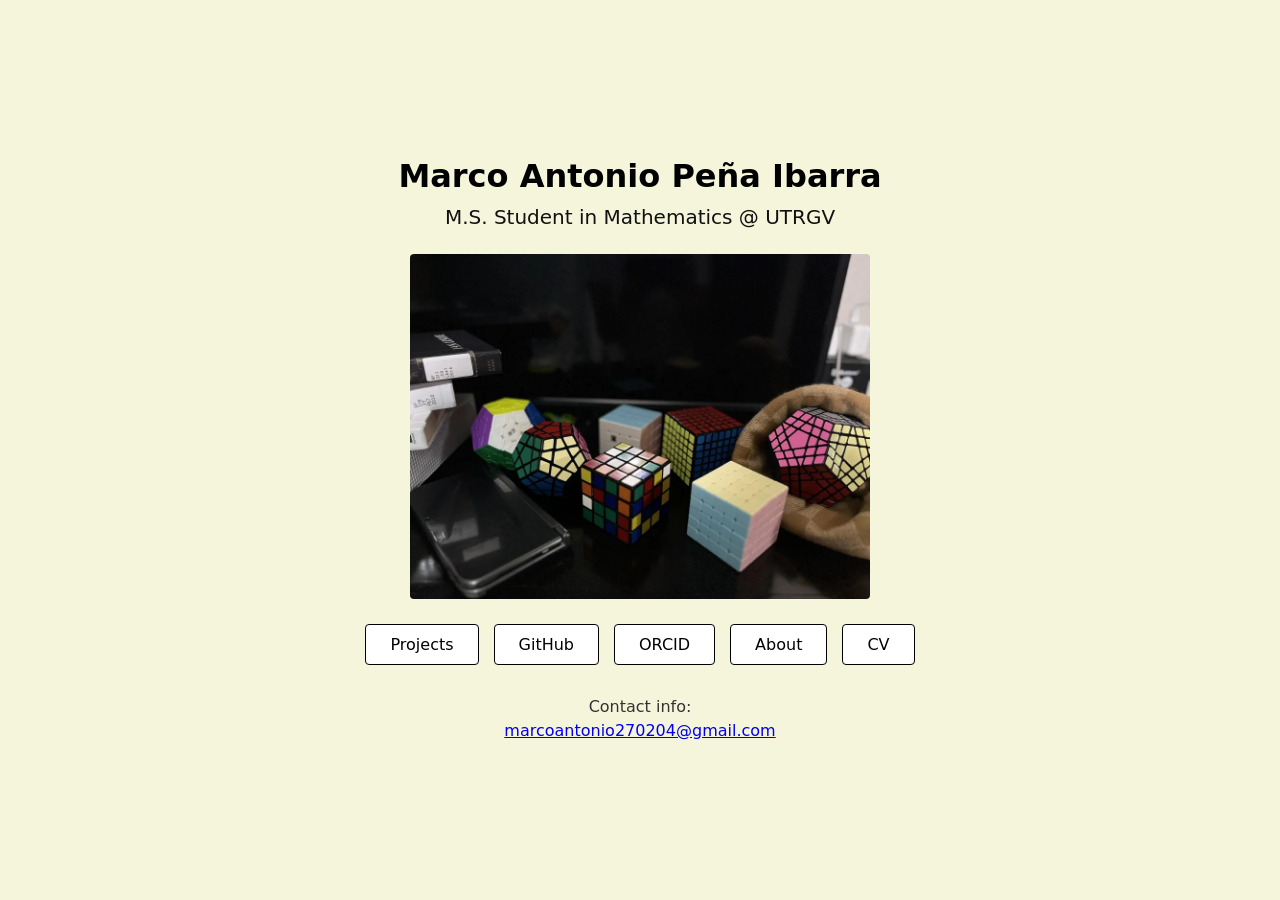
<file: index.html>
<!DOCTYPE html>
<html lang="en">
<head>
    <meta charset="UTF-8">
    <meta name="viewport" content="width=device-width, initial-scale=1.0">
    <title>Marco Antonio Peña Ibarra | Mathematics &amp; Software</title>
    <meta name="description" content="M.S. student in Mathematics at UTRGV. Database-backed web projects and an academic data project.">
    <link rel="canonical" href="https://marcopenaibarra.com/">
    <meta property="og:type" content="website">
    <meta property="og:site_name" content="Marco Antonio Peña Ibarra">
    <meta property="og:title" content="Marco Antonio Peña Ibarra | Mathematics &amp; Software">
    <meta property="og:description" content="M.S. student in Mathematics at UTRGV. Database-backed web projects and an academic data project.">
    <meta property="og:url" content="https://marcopenaibarra.com/">
    <meta property="og:image" content="https://marcopenaibarra.com/images/marco.jpg">
    <meta property="og:image:width" content="635">
    <meta property="og:image:height" content="800">
    <meta property="og:image:alt" content="Marco Antonio Peña Ibarra">
    <meta name="twitter:card" content="summary_large_image">
    <meta name="twitter:title" content="Marco Antonio Peña Ibarra | Mathematics &amp; Software">
    <meta name="twitter:description" content="M.S. student in Mathematics at UTRGV. Database-backed web projects and an academic data project.">
    <meta name="twitter:image" content="https://marcopenaibarra.com/images/marco.jpg">
    <meta name="twitter:image:alt" content="Marco Antonio Peña Ibarra">
    <link rel="icon" type="image/jpeg" sizes="360x360" href="images/gamma.jpg">
    <link rel="stylesheet" href="style.css">
</head>
<body class="home">
    <a class="skip-link" href="#main">Skip to content</a>
    <main id="main" class="home-container" tabindex="-1">
        <h1 class="title">Marco Antonio Peña Ibarra</h1>
        <p class="career">M.S. Student in Mathematics @ UTRGV</p>

        <img class="home-photo" src="images/math-and-cubes.webp"
             width="960" height="720" alt="Rubik's cubes and math books"
             decoding="async" fetchpriority="high">

        <nav class="links" aria-label="Main navigation">
            <a class="projects-link" href="projects.html">Projects</a>
            <a href="https://github.com/mapi100" target="_blank" rel="noopener noreferrer">GitHub<span class="sr-only"> (opens in a new tab)</span></a>
            <a href="https://orcid.org/0009-0006-0385-0088" target="_blank" rel="me noopener noreferrer">ORCID<span class="sr-only"> (opens in a new tab)</span></a>
            <a href="about.html" target="_blank" rel="noopener noreferrer">About<span class="sr-only"> (opens in a new tab)</span></a>
            <a href="documents/cv_Marco.pdf" target="_blank" rel="noopener noreferrer">CV<span class="sr-only"> (PDF, opens in a new tab)</span></a>
        </nav>
        <p class="contact" id="contact">Contact info:<br>
            <a href="mailto:marcoantonio270204@gmail.com">marcoantonio270204@gmail.com</a>
        </p>
    </main>
</body>
</html>
</file>
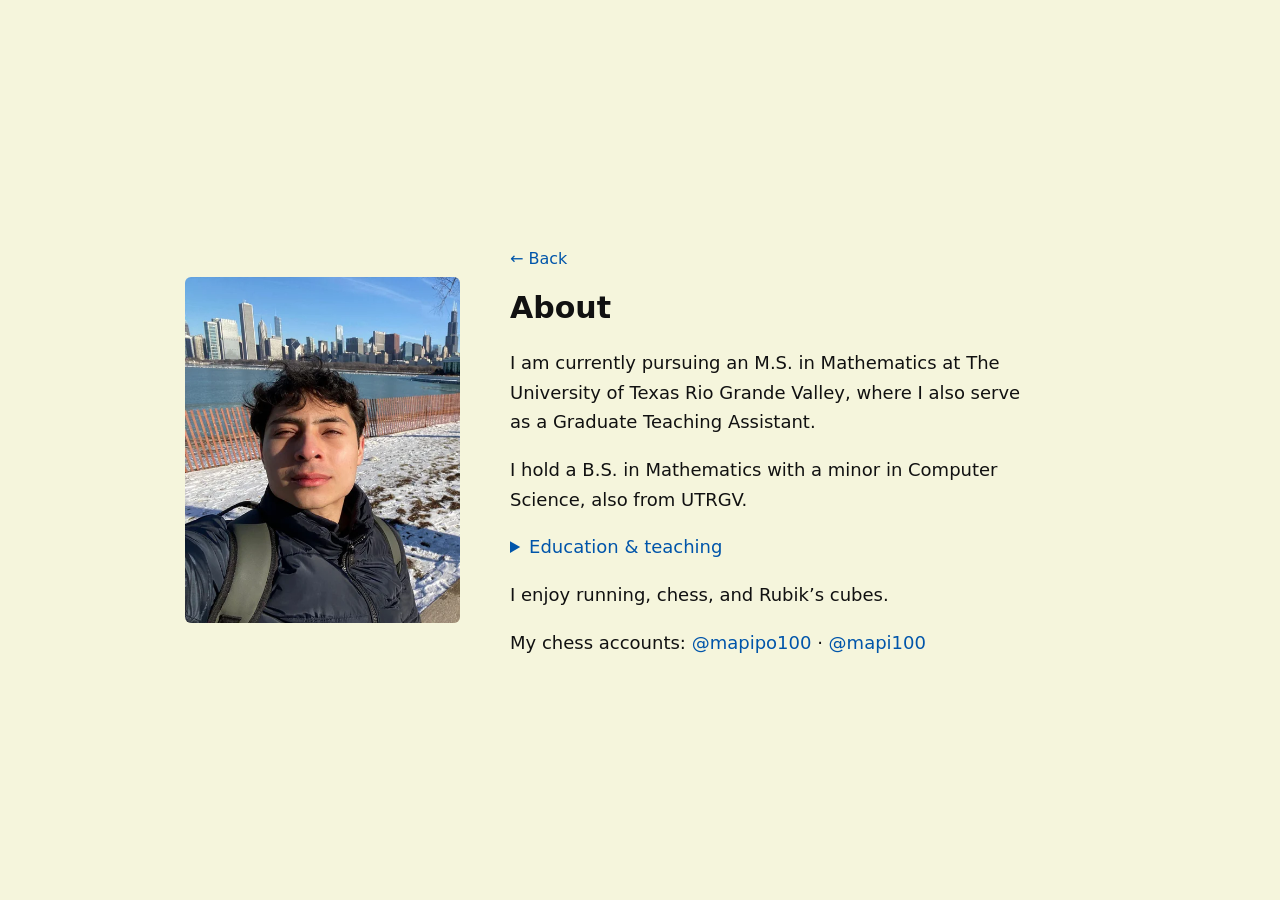
<file: about.html>
<!DOCTYPE html>
<html lang="en">
<head>
    <meta charset="UTF-8">
    <meta name="viewport" content="width=device-width, initial-scale=1.0">
    <title>About | Marco Antonio Peña Ibarra</title>
    <meta name="description" content="About Marco Antonio Peña Ibarra, M.S. student in Mathematics and Graduate Teaching Assistant at UTRGV. Education, teaching, and personal interests.">
    <link rel="canonical" href="https://marcopenaibarra.com/about.html">
    <meta property="og:type" content="website">
    <meta property="og:site_name" content="Marco Antonio Peña Ibarra">
    <meta property="og:title" content="About | Marco Antonio Peña Ibarra">
    <meta property="og:description" content="About Marco Antonio Peña Ibarra, M.S. student in Mathematics and Graduate Teaching Assistant at UTRGV. Education, teaching, and personal interests.">
    <meta property="og:url" content="https://marcopenaibarra.com/about.html">
    <meta property="og:image" content="https://marcopenaibarra.com/images/marco.jpg">
    <meta property="og:image:width" content="635">
    <meta property="og:image:height" content="800">
    <meta property="og:image:alt" content="Marco Antonio Peña Ibarra">
    <meta name="twitter:card" content="summary_large_image">
    <meta name="twitter:title" content="About | Marco Antonio Peña Ibarra">
    <meta name="twitter:description" content="About Marco Antonio Peña Ibarra, M.S. student in Mathematics and Graduate Teaching Assistant at UTRGV. Education, teaching, and personal interests.">
    <meta name="twitter:image" content="https://marcopenaibarra.com/images/marco.jpg">
    <meta name="twitter:image:alt" content="Marco Antonio Peña Ibarra">
    <link rel="icon" type="image/jpeg" sizes="360x360" href="images/gamma.jpg">
    <link rel="stylesheet" href="style.css">
</head>
<body class="about">
    <a class="skip-link" href="#main">Skip to content</a>
    <main id="main" class="about-container" tabindex="-1">
        <img class="about-photo" src="images/marco-portrait.webp" width="508" height="640"
             alt="Marco Antonio Peña Ibarra" decoding="async" fetchpriority="high">
        <div class="bio">
            <a class="back-link" href="index.html">← Back</a>
            <h1>About</h1>
            <p>I am currently pursuing an M.S. in Mathematics at The University of Texas Rio Grande Valley, where I also serve as a Graduate Teaching Assistant.</p>
            <p>I hold a B.S. in Mathematics with a minor in Computer Science, also from UTRGV.</p>
            <details>
                <summary>Education &amp; teaching</summary>
                <p>As a Graduate Teaching Assistant (2026–present), I support undergraduate mathematics instruction through grading, examination proctoring, and student office hours.</p>
                <p>As a Peer-Led Team Learning Leader &amp; Mentor (2023–2026), I facilitated mathematics learning sessions, mentored peer leaders, and developed LaTeX-based instructional materials. This work gave me practice explaining concepts, choosing examples, and supporting other students.</p>
                <p>My 2026 undergraduate project, <em>An Introduction to p-Adic Numbers</em>, was advised by Dr. Wilson Zúñiga-Galindo and covered foundational concepts in p-adic number theory and mathematical analysis.</p>
            </details>
            <p>I enjoy running, chess, and Rubik’s cubes.</p>
            <p>My chess accounts:
                <a href="https://www.chess.com/member/mapipo100" target="_blank" rel="noopener noreferrer">@mapipo100<span class="sr-only"> on Chess.com (opens in a new tab)</span></a> ·
                <a href="https://lichess.org/@/mapi100" target="_blank" rel="noopener noreferrer">@mapi100<span class="sr-only"> on Lichess (opens in a new tab)</span></a>
            </p>
            <!--
            <p class="small-links"><a href="projects.html">Projects</a> · <a href="documents/cv_Marco.pdf">CV (PDF)</a> · <a href="https://orcid.org/0009-0006-0385-0088" rel="me">ORCID</a> · <a href="mailto:marcoantonio270204@gmail.com">Contact</a></p>
            -->
        </div>
    </main>
</body>
</html>
</file>
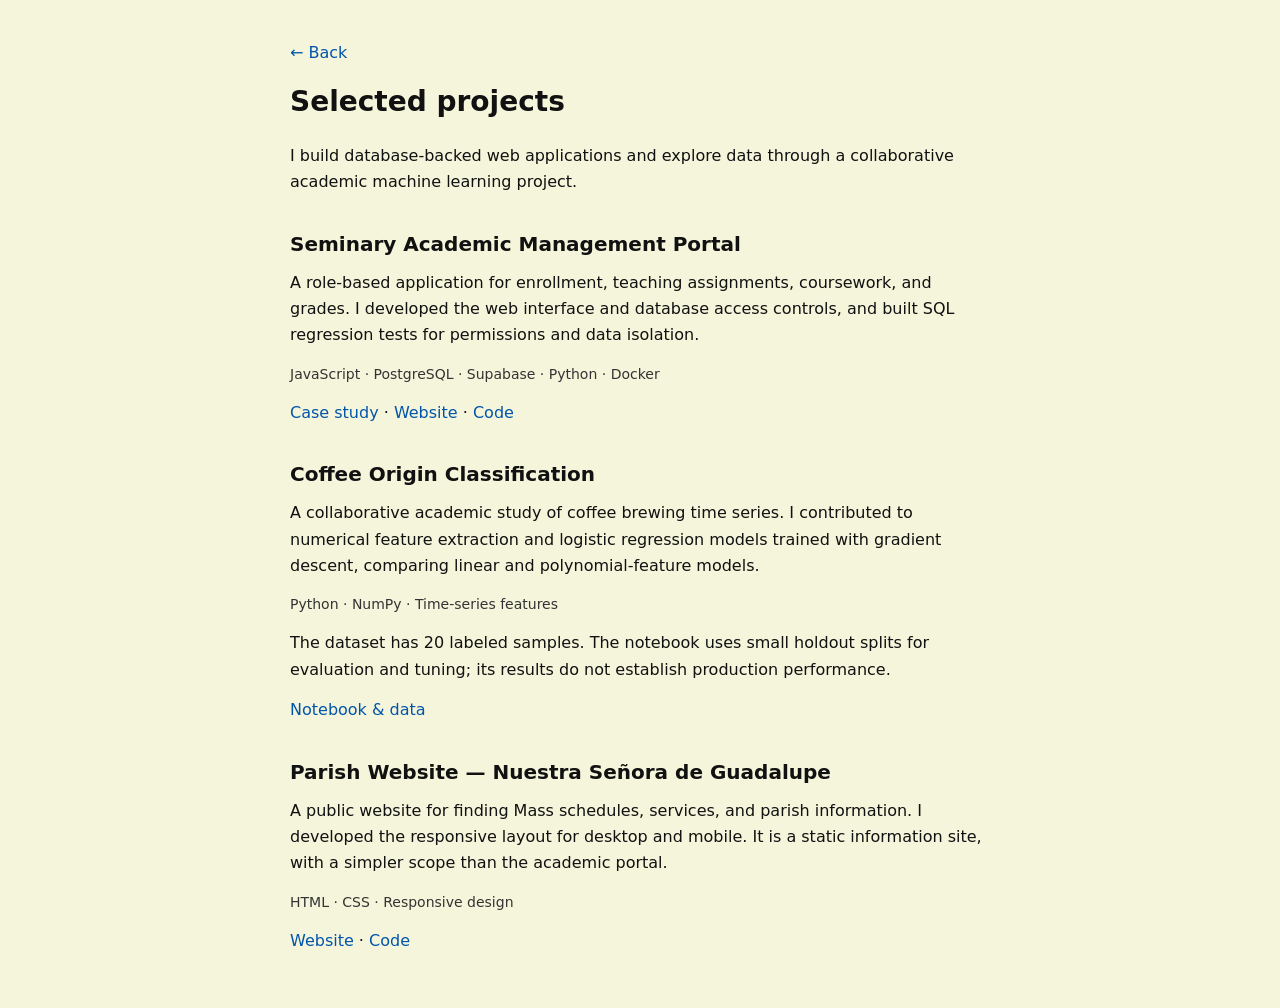
<file: projects.html>
<!DOCTYPE html>
<html lang="en">
<head>
    <meta charset="UTF-8">
    <meta name="viewport" content="width=device-width, initial-scale=1.0">
    <title>Projects | Marco Antonio Peña Ibarra</title>
    <meta name="description" content="Selected projects: a Supabase/PostgreSQL academic portal, collaborative coffee time-series classification, and a responsive parish website.">
    <link rel="canonical" href="https://marcopenaibarra.com/projects.html">
    <meta property="og:type" content="website">
    <meta property="og:site_name" content="Marco Antonio Peña Ibarra">
    <meta property="og:title" content="Projects | Marco Antonio Peña Ibarra">
    <meta property="og:description" content="Selected projects: a Supabase/PostgreSQL academic portal, collaborative coffee time-series classification, and a responsive parish website.">
    <meta property="og:url" content="https://marcopenaibarra.com/projects.html">
    <meta property="og:image" content="https://marcopenaibarra.com/images/marco.jpg">
    <meta property="og:image:width" content="635">
    <meta property="og:image:height" content="800">
    <meta property="og:image:alt" content="Marco Antonio Peña Ibarra">
    <meta name="twitter:card" content="summary_large_image">
    <meta name="twitter:title" content="Projects | Marco Antonio Peña Ibarra">
    <meta name="twitter:description" content="Selected projects: a Supabase/PostgreSQL academic portal, collaborative coffee time-series classification, and a responsive parish website.">
    <meta name="twitter:image" content="https://marcopenaibarra.com/images/marco.jpg">
    <meta name="twitter:image:alt" content="Marco Antonio Peña Ibarra">
    <link rel="icon" type="image/jpeg" sizes="360x360" href="images/gamma.jpg">
    <link rel="stylesheet" href="style.css">
</head>
<body class="reading-page">
    <a class="skip-link" href="#main">Skip to content</a>
    <main id="main" class="reading-container" tabindex="-1">
        <a class="back-link" href="index.html">← Back</a>
        <h1>Selected projects</h1>
        <p>I build database-backed web applications and explore data through a collaborative academic machine learning project.</p>

        <article id="seminary" aria-labelledby="seminary-title">
            <h2 id="seminary-title">Seminary Academic Management Portal</h2>
            <p>A role-based application for enrollment, teaching assignments, coursework, and grades. I developed the web interface and database access controls, and built SQL regression tests for permissions and data isolation.</p>
            <p class="technologies">JavaScript · PostgreSQL · Supabase · Python · Docker</p>
            <p><a href="seminary-portal.html">Case study</a> · <a href="https://seminariomr.org">Website</a> · <a href="https://github.com/mapi100/seminario-matamoros-reynosa">Code</a></p>
        </article>

        <article aria-labelledby="coffee-title">
            <h2 id="coffee-title">Coffee Origin Classification</h2>
            <p>A collaborative academic study of coffee brewing time series. I contributed to numerical feature extraction and logistic regression models trained with gradient descent, comparing linear and polynomial-feature models.</p>
            <p class="technologies">Python · NumPy · Time-series features</p>
            <p>The dataset has 20 labeled samples. The notebook uses small holdout splits for evaluation and tuning; its results do not establish production performance.</p>
            <p><a href="https://github.com/mapi100/Coffee-Pour-Over-Origin-Classification">Notebook &amp; data</a></p>
        </article>

        <article aria-labelledby="parish-title">
            <h2 id="parish-title">Parish Website — Nuestra Señora de Guadalupe</h2>
            <p>A public website for finding Mass schedules, services, and parish information. I developed the responsive layout for desktop and mobile. It is a static information site, with a simpler scope than the academic portal.</p>
            <p class="technologies">HTML · CSS · Responsive design</p>
            <p><a href="https://guadalupematamoros.org">Website</a> · <a href="https://github.com/mapi100/parroquia-guadalupe-matamoros">Code</a></p>
        </article>

        <!--
        <p class="page-footer"><a href="about.html">About</a> · <a href="documents/cv_Marco.pdf">CV (PDF)</a> · <a href="https://github.com/mapi100">GitHub</a> · <a href="mailto:marcoantonio270204@gmail.com">Contact</a></p>
        -->
    </main>
</body>
</html>
</file>
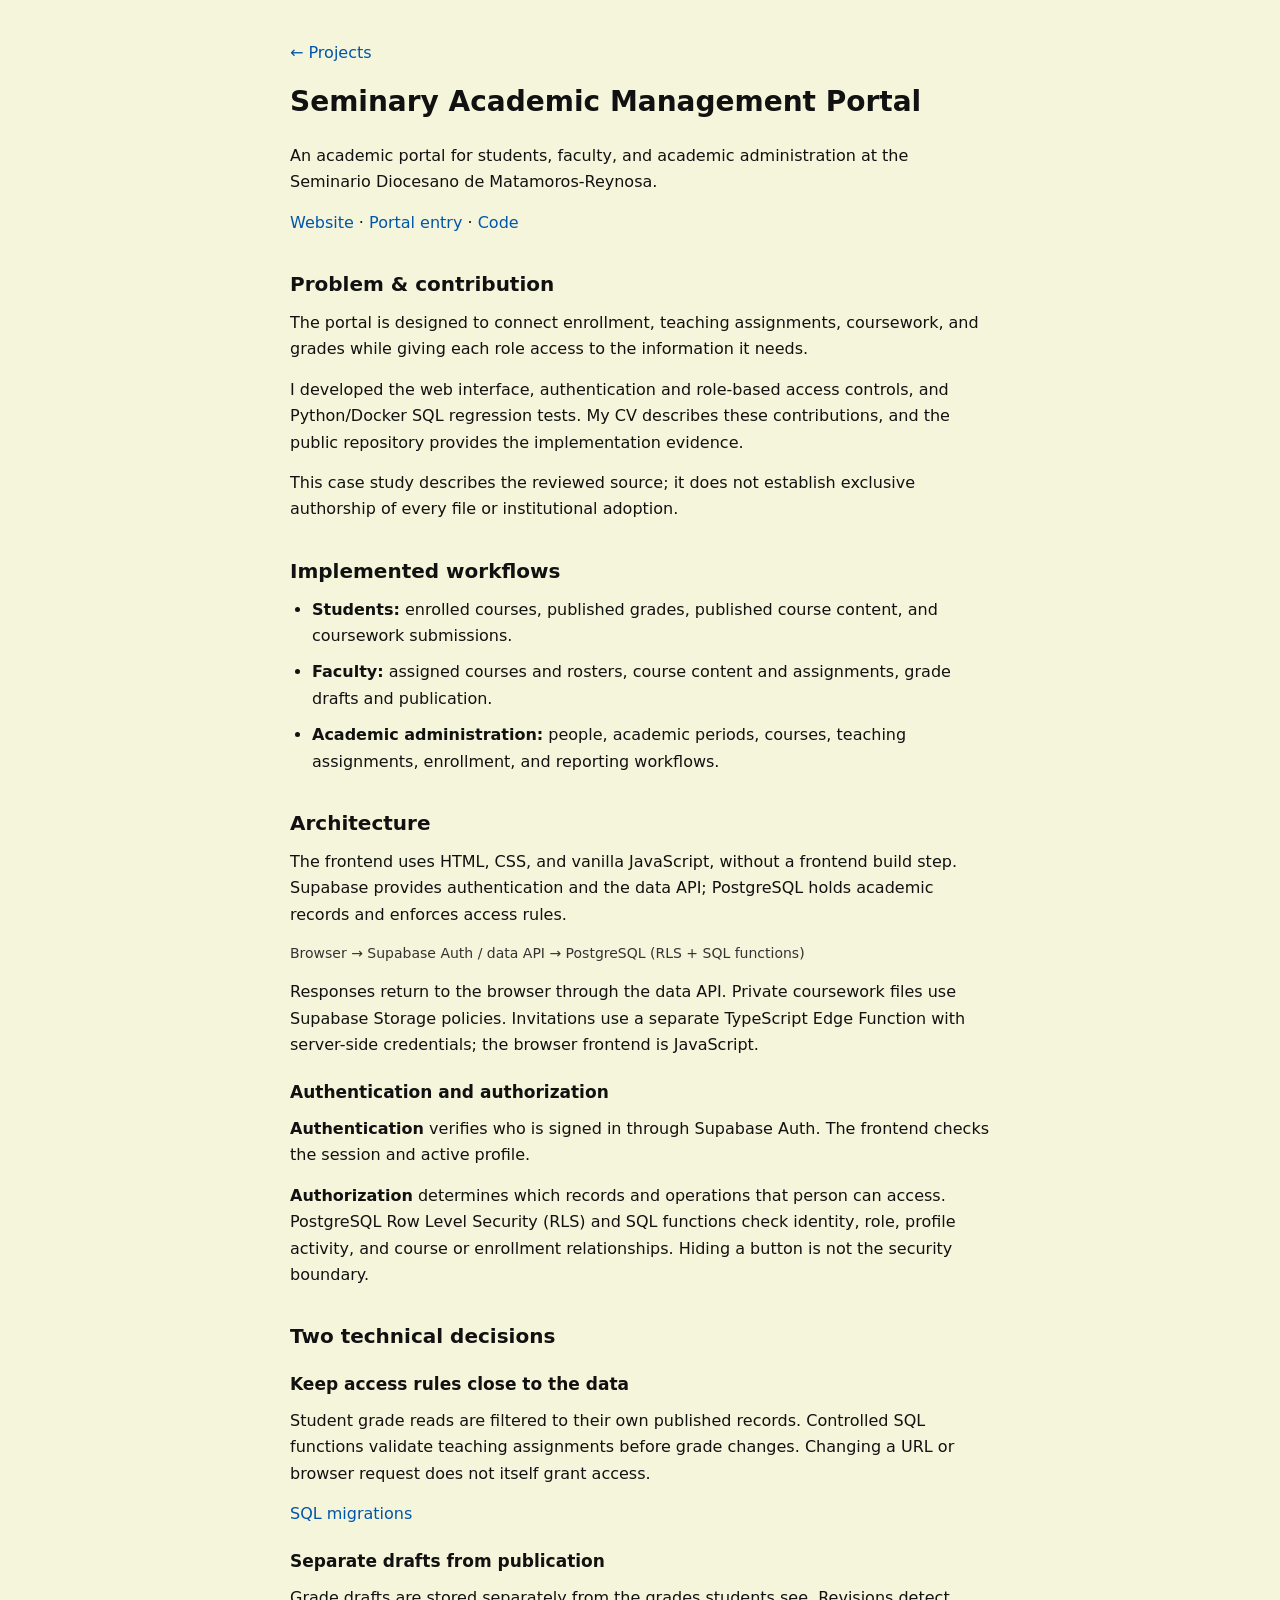
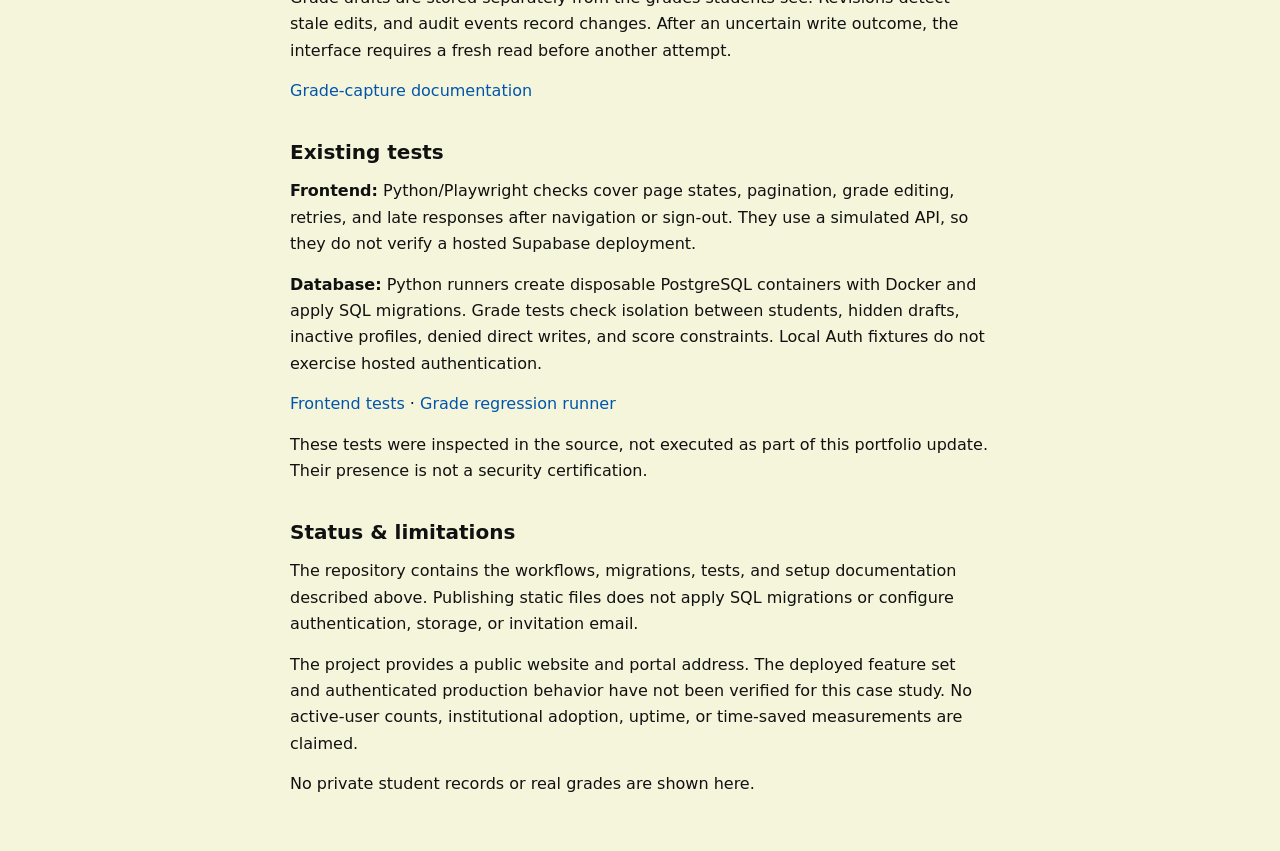
<file: seminary-portal.html>
<!DOCTYPE html>
<html lang="en">
<head>
    <meta charset="UTF-8">
    <meta name="viewport" content="width=device-width, initial-scale=1.0">
    <title>Seminary Portal | Marco Antonio Peña Ibarra</title>
    <meta name="description" content="Case study: a JavaScript academic portal with Supabase authentication, PostgreSQL authorization, and regression tests. Implementation, decisions, and limits.">
    <link rel="canonical" href="https://marcopenaibarra.com/seminary-portal.html">
    <meta property="og:type" content="website">
    <meta property="og:site_name" content="Marco Antonio Peña Ibarra">
    <meta property="og:title" content="Seminary Portal | Marco Antonio Peña Ibarra">
    <meta property="og:description" content="Case study: a JavaScript academic portal with Supabase authentication, PostgreSQL authorization, and regression tests. Implementation, decisions, and limits.">
    <meta property="og:url" content="https://marcopenaibarra.com/seminary-portal.html">
    <meta property="og:image" content="https://marcopenaibarra.com/images/marco.jpg">
    <meta property="og:image:width" content="635">
    <meta property="og:image:height" content="800">
    <meta property="og:image:alt" content="Marco Antonio Peña Ibarra">
    <meta name="twitter:card" content="summary_large_image">
    <meta name="twitter:title" content="Seminary Portal | Marco Antonio Peña Ibarra">
    <meta name="twitter:description" content="Case study: a JavaScript academic portal with Supabase authentication, PostgreSQL authorization, and regression tests. Implementation, decisions, and limits.">
    <meta name="twitter:image" content="https://marcopenaibarra.com/images/marco.jpg">
    <meta name="twitter:image:alt" content="Marco Antonio Peña Ibarra">
    <link rel="icon" type="image/jpeg" sizes="360x360" href="images/gamma.jpg">
    <link rel="stylesheet" href="style.css">
</head>
<body class="reading-page">
    <a class="skip-link" href="#main">Skip to content</a>
    <main id="main" class="reading-container" tabindex="-1">
        <a class="back-link" href="projects.html#seminary">← Projects</a>
        <h1>Seminary Academic Management Portal</h1>
        <p>An academic portal for students, faculty, and academic administration at the Seminario Diocesano de Matamoros-Reynosa.</p>
        <p><a href="https://seminariomr.org">Website</a> · <a href="https://seminariomr.org/portal/">Portal entry</a> · <a href="https://github.com/mapi100/seminario-matamoros-reynosa">Code</a></p>

        <section aria-labelledby="context-title">
            <h2 id="context-title">Problem &amp; contribution</h2>
            <p>The portal is designed to connect enrollment, teaching assignments, coursework, and grades while giving each role access to the information it needs.</p>
            <p>I developed the web interface, authentication and role-based access controls, and Python/Docker SQL regression tests. My CV describes these contributions, and the public repository provides the implementation evidence.</p>
            <p>This case study describes the reviewed source; it does not establish exclusive authorship of every file or institutional adoption.</p>
        </section>
        <section aria-labelledby="features-title">
            <h2 id="features-title">Implemented workflows</h2>
            <ul>
                <li><strong>Students:</strong> enrolled courses, published grades, published course content, and coursework submissions.</li>
                <li><strong>Faculty:</strong> assigned courses and rosters, course content and assignments, grade drafts and publication.</li>
                <li><strong>Academic administration:</strong> people, academic periods, courses, teaching assignments, enrollment, and reporting workflows.</li>
            </ul>
        </section>
        <section aria-labelledby="architecture-title">
            <h2 id="architecture-title">Architecture</h2>
            <p>The frontend uses HTML, CSS, and vanilla JavaScript, without a frontend build step. Supabase provides authentication and the data API; PostgreSQL holds academic records and enforces access rules.</p>
            <p class="architecture">Browser → Supabase Auth / data API → PostgreSQL (RLS + SQL functions)</p>
            <p>Responses return to the browser through the data API. Private coursework files use Supabase Storage policies. Invitations use a separate TypeScript Edge Function with server-side credentials; the browser frontend is JavaScript.</p>
            <h3>Authentication and authorization</h3>
            <p><strong>Authentication</strong> verifies who is signed in through Supabase Auth. The frontend checks the session and active profile.</p>
            <p><strong>Authorization</strong> determines which records and operations that person can access. PostgreSQL Row Level Security (RLS) and SQL functions check identity, role, profile activity, and course or enrollment relationships. Hiding a button is not the security boundary.</p>
        </section>
        <section aria-labelledby="decisions-title">
            <h2 id="decisions-title">Two technical decisions</h2>
            <h3>Keep access rules close to the data</h3>
            <p>Student grade reads are filtered to their own published records. Controlled SQL functions validate teaching assignments before grade changes. Changing a URL or browser request does not itself grant access.</p>
            <p><a href="https://github.com/mapi100/seminario-matamoros-reynosa/tree/main/supabase/migrations">SQL migrations</a></p>
            <h3>Separate drafts from publication</h3>
            <p>Grade drafts are stored separately from the grades students see. Revisions detect stale edits, and audit events record changes. After an uncertain write outcome, the interface requires a fresh read before another attempt.</p>
            <p><a href="https://github.com/mapi100/seminario-matamoros-reynosa/blob/main/docs/capturar-calificaciones.md">Grade-capture documentation</a></p>
        </section>
        <section aria-labelledby="tests-title">
            <h2 id="tests-title">Existing tests</h2>
            <p><strong>Frontend:</strong> Python/Playwright checks cover page states, pagination, grade editing, retries, and late responses after navigation or sign-out. They use a simulated API, so they do not verify a hosted Supabase deployment.</p>
            <p><strong>Database:</strong> Python runners create disposable PostgreSQL containers with Docker and apply SQL migrations. Grade tests check isolation between students, hidden drafts, inactive profiles, denied direct writes, and score constraints. Local Auth fixtures do not exercise hosted authentication.</p>
            <p><a href="https://github.com/mapi100/seminario-matamoros-reynosa/tree/main/tests">Frontend tests</a> · <a href="https://github.com/mapi100/seminario-matamoros-reynosa/blob/main/supabase/tests/run_grades_local.py">Grade regression runner</a></p>
            <p>These tests were inspected in the source, not executed as part of this portfolio update. Their presence is not a security certification.</p>
        </section>
        <section aria-labelledby="status-title">
            <h2 id="status-title">Status &amp; limitations</h2>
            <p>The repository contains the workflows, migrations, tests, and setup documentation described above. Publishing static files does not apply SQL migrations or configure authentication, storage, or invitation email.</p>
            <p>The project provides a public website and portal address. The deployed feature set and authenticated production behavior have not been verified for this case study. No active-user counts, institutional adoption, uptime, or time-saved measurements are claimed.</p>
            <p>No private student records or real grades are shown here.</p>
        </section>
        
        <!--
        <p class="source-note">Source reviewed November 10, 2026, at commit <a href="https://github.com/mapi100/seminario-matamoros-reynosa/tree/b066fa6fa7fe2eb05c06b3c6c1232b7b9cfcc388">b066fa6</a>. Descriptions refer to that source, not a deployment audit.</p>
        
        <p class="page-footer"><a href="projects.html">Projects</a> · <a href="index.html">Home</a> · <a href="documents/cv_Marco.pdf">CV (PDF)</a> · <a href="mailto:marcoantonio270204@gmail.com">Contact</a></p>
        -->
    </main>
</body>
</html>
</file>
<file: style.css>
/* Original palette and system typeface, shared by the four static pages. */
*, *::before, *::after { box-sizing: border-box; }
body {
    background-color: #f5f5dc;
    font-family: system-ui, -apple-system, BlinkMacSystemFont, 'Segoe UI', Roboto, sans-serif;
    margin: 0;
    padding: 0;
    color: #111;
}
a { color: #0055aa; text-decoration: none; }
a:hover { text-decoration: underline; }
a:focus-visible, summary:focus-visible { outline: 2px solid #0055aa; outline-offset: 4px; }
main:focus { outline: none; }
img { max-width: 100%; height: auto; }
.sr-only { position: absolute; width: 1px; height: 1px; padding: 0; margin: -1px; overflow: hidden; clip-path: inset(50%); white-space: nowrap; border: 0; }
.skip-link { position: absolute; top: 8px; left: 12px; padding: 8px 12px; background: #fff; transform: translateY(-160%); z-index: 1; }
.skip-link:focus { transform: translateY(0); }
/* Homepage: same centered layout, photo, and white outlined buttons as before. */
.home { display: flex; flex-direction: column; align-items: center; justify-content: center; min-height: 100vh; text-align: center; }
.home-container { width: 90%; max-width: 600px; padding: 30px 0; }
.title { font-size: 32px; margin: 0 0 10px; color: #000; }
.career { font-size: 20px; font-weight: 500; margin: 0 0 25px; color: #111; }
.intro { font-size: 14px; line-height: 1.6; color: #333; margin: -10px 0 25px; }
.home-photo { display: block; max-width: 460px; width: 100%; border-radius: 4px; margin: 0 auto 25px; }
.links { display: flex; justify-content: center; gap: 15px; margin-bottom: 30px; flex-wrap: wrap; }
.links a { display: inline-block; background-color: #fff; color: #000; text-decoration: none; padding: 10px 24px; border: 1px solid #000; border-radius: 4px; font-size: 16px; font-weight: 500; }
.links a:hover { background-color: #eaeaea; }
.contact { font-size: 16px; line-height: 1.5; color: #333; margin: 0; }
.contact a { color: #0000ee; text-decoration: underline; overflow-wrap: anywhere; }
/* About: original portrait at the left and biography at the right. */
.about { display: flex; justify-content: center; align-items: center; min-height: 100vh; min-height: 100dvh; }
.about-container { display: flex; align-items: center; gap: 50px; max-width: 950px; width: 85%; margin: auto; padding: 30px 20px; }
.about-photo { display: block; width: 275px; border-radius: 6px; flex-shrink: 0; }
.bio { max-width: 520px; font-size: 18px; line-height: 1.65; }
.back-link { display: inline-block; margin-bottom: 18px; font-size: 16px; }
.bio h1 { font-size: 30px; line-height: 1.2; margin: 0 0 22px; font-weight: 600; }
.bio p { margin: 0 0 18px; }
.bio p:last-child { margin-bottom: 0; }
.bio details { margin-bottom: 18px; }
.bio summary { color: #0055aa; cursor: pointer; }
.bio details[open] summary { margin-bottom: 14px; }
.bio details p { font-size: 16px; }
.small-links { font-size: 16px; }
/* Projects and case study: plain text and links in a single reading column. */
.reading-container { width: 90%; max-width: 700px; margin: 0 auto; padding: 40px 0; font-size: 16px; line-height: 1.65; }
.reading-container h1 { font-size: 28px; line-height: 1.3; font-weight: 600; margin: 0 0 22px; }
.reading-container h2 { font-size: 20px; line-height: 1.4; font-weight: 600; margin: 0 0 12px; }
.reading-container h3 { font-size: 17px; line-height: 1.5; font-weight: 600; margin: 22px 0 10px; }
.reading-container p { margin: 0 0 14px; }
.reading-container article, .reading-container section { margin-top: 34px; }
.reading-container ul { padding-left: 22px; margin: 0 0 14px; }
.reading-container li + li { margin-top: 10px; }
.source-note a { text-decoration: underline; }
.technologies, .source-note { font-size: 14px; color: #333; }
.architecture { font-size: 14px; color: #333; }
.reading-container .source-note { margin-top: 32px; }
.reading-container .page-footer { margin-top: 34px; font-size: 14px; }
@media (max-width: 768px) {
    .about { align-items: flex-start; }
    .about-container { flex-direction: column; text-align: center; gap: 28px; width: 90%; padding: 40px 20px; }
    .about-photo { width: 220px; }
    .bio { width: 100%; max-width: 560px; font-size: 17px; }
    .bio h1 { font-size: 28px; margin-bottom: 20px; }
    .bio p, .bio details { text-align: left; }
}
@media (max-width: 480px) {
    .title { font-size: 26px; }
    .career { font-size: 16px; }
    .intro { font-size: 13px; }
    .links { display: grid; grid-template-columns: repeat(2, minmax(0, 1fr)); gap: 12px; width: 100%; max-width: 320px; margin: 0 auto 30px; }
    .links .projects-link { grid-column: 1 / -1; }
    .links a { padding: 8px 12px; font-size: 15px; }
    .contact { font-size: 15px; }
    .reading-container { padding-top: 30px; }
    .reading-container h1 { font-size: 26px; }
}
@media (prefers-reduced-motion: reduce) {
    *, *::before, *::after { scroll-behavior: auto !important; animation: none !important; transition: none !important; }
}
</file>
